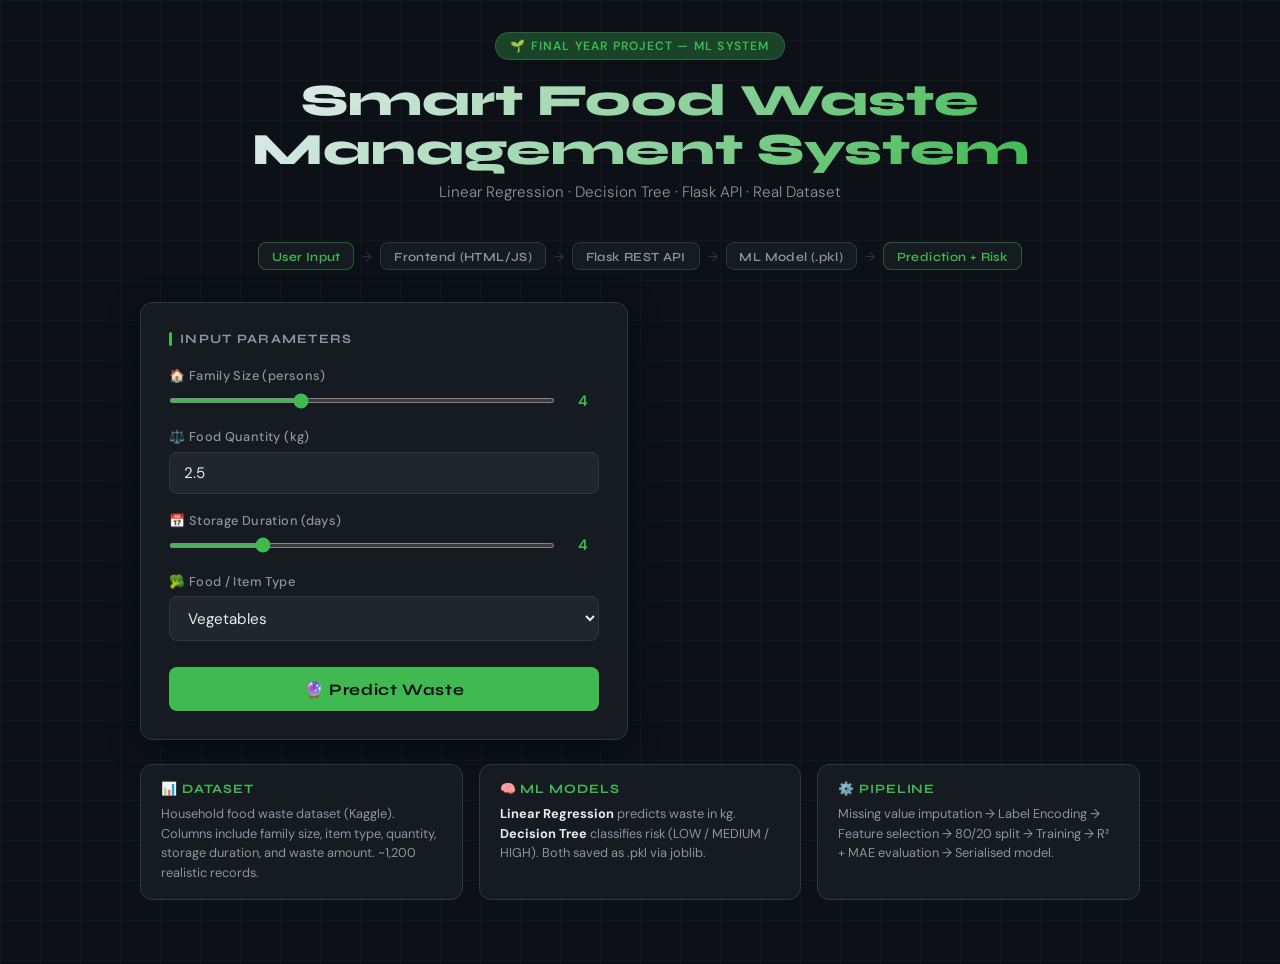
<file: Smart_kitchen_system/Smart-Food-Waste-System/frontend/index.html>
<!DOCTYPE html>
<html lang="en">
<head>
  <meta charset="UTF-8" />
  <meta name="viewport" content="width=device-width, initial-scale=1.0" />
  <title>Smart Food Waste Management System</title>
  <link href="https://fonts.googleapis.com/css2?family=Syne:wght@400;600;700;800&family=DM+Sans:ital,wght@0,300;0,400;0,500;1,300&display=swap" rel="stylesheet" />
  <style>
    /* ── Reset & Variables ─────────────────────── */
    *, *::before, *::after { box-sizing: border-box; margin: 0; padding: 0; }

    :root {
      --bg:          #0d1117;
      --surface:     #161b22;
      --surface2:    #21262d;
      --border:      #30363d;
      --accent:      #3fb950;
      --accent-dim:  #1a4329;
      --amber:       #d29922;
      --red:         #f85149;
      --text:        #e6edf3;
      --muted:       #8b949e;
      --font-head:   'Syne', sans-serif;
      --font-body:   'DM Sans', sans-serif;
      --radius:      12px;
      --shadow:      0 8px 32px rgba(0,0,0,.45);
    }

    body {
      background: var(--bg);
      color: var(--text);
      font-family: var(--font-body);
      min-height: 100vh;
      display: flex;
      flex-direction: column;
      align-items: center;
      padding: 2rem 1rem 4rem;
      /* subtle grid texture */
      background-image:
        linear-gradient(rgba(63,185,80,.04) 1px, transparent 1px),
        linear-gradient(90deg, rgba(63,185,80,.04) 1px, transparent 1px);
      background-size: 40px 40px;
    }

    /* ── Header ────────────────────────────────── */
    header {
      text-align: center;
      margin-bottom: 2.5rem;
      animation: fadeDown .6s ease both;
    }

    .badge {
      display: inline-block;
      background: var(--accent-dim);
      color: var(--accent);
      font-size: .75rem;
      font-weight: 600;
      letter-spacing: .1em;
      text-transform: uppercase;
      padding: .3rem .9rem;
      border-radius: 100px;
      border: 1px solid rgba(63,185,80,.3);
      margin-bottom: 1rem;
    }

    h1 {
      font-family: var(--font-head);
      font-size: clamp(1.8rem, 5vw, 2.8rem);
      font-weight: 800;
      line-height: 1.1;
      background: linear-gradient(135deg, #e6edf3 0%, var(--accent) 100%);
      -webkit-background-clip: text;
      -webkit-text-fill-color: transparent;
      background-clip: text;
    }

    header p {
      color: var(--muted);
      font-size: .95rem;
      margin-top: .5rem;
      font-weight: 300;
    }

    /* ── Architecture strip ─────────────────────── */
    .arch {
      display: flex;
      align-items: center;
      gap: .5rem;
      flex-wrap: wrap;
      justify-content: center;
      margin-bottom: 2rem;
      animation: fadeDown .7s .1s ease both;
    }

    .arch-node {
      background: var(--surface);
      border: 1px solid var(--border);
      border-radius: 8px;
      padding: .35rem .8rem;
      font-size: .78rem;
      color: var(--muted);
      font-family: var(--font-head);
      font-weight: 600;
      letter-spacing: .03em;
    }

    .arch-node.active { color: var(--accent); border-color: rgba(63,185,80,.4); }

    .arch-arrow { color: var(--border); font-size: .8rem; }

    /* ── Main grid ─────────────────────────────── */
    .main-grid {
      width: 100%;
      max-width: 1000px;
      display: grid;
      grid-template-columns: 1fr 1fr;
      gap: 1.5rem;
      animation: fadeUp .7s .15s ease both;
    }

    @media (max-width: 680px) {
      .main-grid { grid-template-columns: 1fr; }
    }

    /* ── Card ───────────────────────────────────── */
    .card {
      background: var(--surface);
      border: 1px solid var(--border);
      border-radius: var(--radius);
      padding: 1.75rem;
      box-shadow: var(--shadow);
    }

    .card-title {
      font-family: var(--font-head);
      font-size: .8rem;
      font-weight: 700;
      letter-spacing: .1em;
      text-transform: uppercase;
      color: var(--muted);
      margin-bottom: 1.25rem;
      display: flex;
      align-items: center;
      gap: .5rem;
    }

    .card-title::before {
      content: '';
      display: block;
      width: 3px;
      height: 14px;
      background: var(--accent);
      border-radius: 2px;
    }

    /* ── Form ───────────────────────────────────── */
    .field { margin-bottom: 1.1rem; }

    label {
      display: block;
      font-size: .8rem;
      font-weight: 500;
      color: var(--muted);
      margin-bottom: .4rem;
      letter-spacing: .03em;
    }

    input, select {
      width: 100%;
      background: var(--surface2);
      border: 1px solid var(--border);
      border-radius: 8px;
      color: var(--text);
      font-family: var(--font-body);
      font-size: .95rem;
      padding: .65rem .9rem;
      outline: none;
      transition: border-color .2s, box-shadow .2s;
    }

    input:focus, select:focus {
      border-color: var(--accent);
      box-shadow: 0 0 0 3px rgba(63,185,80,.15);
    }

    select option { background: var(--surface2); }

    /* range slider */
    .range-wrap { display: flex; align-items: center; gap: .75rem; }

    input[type="range"] {
      flex: 1;
      height: 5px;
      accent-color: var(--accent);
      padding: 0;
      cursor: pointer;
    }

    .range-val {
      min-width: 2rem;
      text-align: center;
      font-weight: 600;
      color: var(--accent);
      font-size: .95rem;
    }

    /* ── Button ─────────────────────────────────── */
    .btn-predict {
      width: 100%;
      background: var(--accent);
      color: #0d1117;
      border: none;
      border-radius: 8px;
      font-family: var(--font-head);
      font-size: 1rem;
      font-weight: 700;
      letter-spacing: .04em;
      padding: .8rem;
      cursor: pointer;
      margin-top: .5rem;
      transition: transform .15s, box-shadow .15s, filter .15s;
      position: relative;
      overflow: hidden;
    }

    .btn-predict:hover { filter: brightness(1.1); transform: translateY(-1px); box-shadow: 0 6px 20px rgba(63,185,80,.3); }
    .btn-predict:active { transform: translateY(0); }
    .btn-predict:disabled { opacity: .5; cursor: not-allowed; transform: none; }

    .btn-predict .spinner {
      display: none;
      width: 16px; height: 16px;
      border: 2px solid rgba(0,0,0,.3);
      border-top-color: #000;
      border-radius: 50%;
      animation: spin .6s linear infinite;
      margin: 0 auto;
    }

    .btn-predict.loading .btn-text { display: none; }
    .btn-predict.loading .spinner  { display: block; }

    /* ── Results card ───────────────────────────── */
    #result-card { display: none; }
    #result-card.visible { display: block; animation: fadeUp .4s ease both; }

    .waste-display {
      text-align: center;
      margin-bottom: 1.5rem;
    }

    .waste-number {
      font-family: var(--font-head);
      font-size: 3.2rem;
      font-weight: 800;
      color: var(--accent);
      line-height: 1;
    }

    .waste-unit {
      font-size: .85rem;
      color: var(--muted);
      margin-top: .2rem;
    }

    /* Risk badge */
    .risk-badge {
      display: inline-flex;
      align-items: center;
      gap: .5rem;
      padding: .4rem 1.1rem;
      border-radius: 100px;
      font-family: var(--font-head);
      font-size: .85rem;
      font-weight: 700;
      letter-spacing: .08em;
      text-transform: uppercase;
      margin-top: .75rem;
    }

    /* Progress bar */
    .progress-wrap {
      margin: 1.25rem 0;
    }

    .progress-label {
      display: flex;
      justify-content: space-between;
      font-size: .78rem;
      color: var(--muted);
      margin-bottom: .4rem;
    }

    .progress-bg {
      background: var(--surface2);
      border-radius: 100px;
      height: 10px;
      overflow: hidden;
    }

    .progress-fill {
      height: 100%;
      border-radius: 100px;
      transition: width 1s cubic-bezier(.22,.68,0,1.2);
      background: var(--accent);
    }

    /* Advice box */
    .advice-box {
      background: var(--surface2);
      border: 1px solid var(--border);
      border-radius: 8px;
      padding: .9rem 1rem;
      font-size: .875rem;
      color: var(--muted);
      line-height: 1.5;
      margin-top: 1rem;
    }

    .advice-box strong { color: var(--text); display: block; margin-bottom: .25rem; }

    /* ── Stats row ──────────────────────────────── */
    .stats-row {
      display: grid;
      grid-template-columns: 1fr 1fr;
      gap: .75rem;
      margin-top: 1rem;
    }

    .stat-box {
      background: var(--surface2);
      border: 1px solid var(--border);
      border-radius: 8px;
      padding: .7rem .9rem;
    }

    .stat-label { font-size: .7rem; color: var(--muted); text-transform: uppercase; letter-spacing: .07em; }
    .stat-value { font-family: var(--font-head); font-size: 1.1rem; font-weight: 700; color: var(--text); margin-top: .15rem; }

    /* ── ML Info card ───────────────────────────── */
    .info-card {
      width: 100%;
      max-width: 1000px;
      margin-top: 1.5rem;
      animation: fadeUp .7s .25s ease both;
    }

    .info-grid {
      display: grid;
      grid-template-columns: repeat(3, 1fr);
      gap: 1rem;
    }

    @media (max-width: 600px) { .info-grid { grid-template-columns: 1fr; } }

    .info-box {
      background: var(--surface);
      border: 1px solid var(--border);
      border-radius: var(--radius);
      padding: 1rem 1.25rem;
    }

    .info-box h4 {
      font-family: var(--font-head);
      font-size: .8rem;
      font-weight: 700;
      color: var(--accent);
      text-transform: uppercase;
      letter-spacing: .07em;
      margin-bottom: .4rem;
    }

    .info-box p {
      font-size: .8rem;
      color: var(--muted);
      line-height: 1.55;
    }

    /* ── Error ──────────────────────────────────── */
    .error-msg {
      background: rgba(248,81,73,.1);
      border: 1px solid rgba(248,81,73,.3);
      color: var(--red);
      border-radius: 8px;
      padding: .7rem 1rem;
      font-size: .85rem;
      margin-top: .75rem;
      display: none;
    }

    .error-msg.visible { display: block; animation: fadeUp .3s ease; }

    /* ── Animations ─────────────────────────────── */
    @keyframes fadeDown { from { opacity:0; transform:translateY(-16px); } to { opacity:1; transform:none; } }
    @keyframes fadeUp   { from { opacity:0; transform:translateY(16px);  } to { opacity:1; transform:none; } }
    @keyframes spin     { to { transform: rotate(360deg); } }
  </style>
</head>
<body>

<!-- ── Header ─────────────────────────────────── -->
<header>
  <div class="badge">🌱 Final Year Project — ML System</div>
  <h1>Smart Food Waste<br>Management System</h1>
  <p>Linear Regression · Decision Tree · Flask API · Real Dataset</p>
</header>

<!-- ── Architecture Strip ─────────────────────── -->
<div class="arch">
  <div class="arch-node active">User Input</div>
  <div class="arch-arrow">→</div>
  <div class="arch-node">Frontend (HTML/JS)</div>
  <div class="arch-arrow">→</div>
  <div class="arch-node">Flask REST API</div>
  <div class="arch-arrow">→</div>
  <div class="arch-node">ML Model (.pkl)</div>
  <div class="arch-arrow">→</div>
  <div class="arch-node active">Prediction + Risk</div>
</div>

<!-- ── Main Grid ───────────────────────────────── -->
<div class="main-grid">

  <!-- Input Card -->
  <div class="card">
    <div class="card-title">Input Parameters</div>

    <div class="field">
      <label>🏠 Family Size (persons)</label>
      <div class="range-wrap">
        <input type="range" id="family_size" min="1" max="10" value="4"
               oninput="document.getElementById('fs_val').textContent=this.value" />
        <span class="range-val" id="fs_val">4</span>
      </div>
    </div>

    <div class="field">
      <label>⚖️ Food Quantity (kg)</label>
      <input type="number" id="food_quantity" min="0.1" max="50" step="0.1"
             value="2.5" placeholder="e.g. 2.5" />
    </div>

    <div class="field">
      <label>📅 Storage Duration (days)</label>
      <div class="range-wrap">
        <input type="range" id="storage_days" min="1" max="14" value="4"
               oninput="document.getElementById('sd_val').textContent=this.value" />
        <span class="range-val" id="sd_val">4</span>
      </div>
    </div>

    <div class="field">
      <label>🥦 Food / Item Type</label>
      <select id="item_type">
        <!-- Populated dynamically from /api/food-items -->
        <option value="">Loading…</option>
      </select>
    </div>

    <button class="btn-predict" id="predict-btn" onclick="predict()">
      <span class="btn-text">🔮 Predict Waste</span>
      <span class="spinner"></span>
    </button>

    <div class="error-msg" id="error-msg"></div>
  </div>

  <!-- Result Card -->
  <div class="card" id="result-card">
    <div class="card-title">Prediction Result</div>

    <div class="waste-display">
      <div class="waste-number" id="waste-val">—</div>
      <div class="waste-unit">kilograms of predicted waste</div>
      <div id="risk-badge"></div>
    </div>

    <div class="progress-wrap">
      <div class="progress-label">
        <span>Waste Percentage</span>
        <span id="pct-label">0%</span>
      </div>
      <div class="progress-bg">
        <div class="progress-fill" id="progress-fill" style="width:0%"></div>
      </div>
    </div>

    <div class="stats-row">
      <div class="stat-box">
        <div class="stat-label">Total Quantity</div>
        <div class="stat-value" id="stat-qty">—</div>
      </div>
      <div class="stat-box">
        <div class="stat-label">Wasted</div>
        <div class="stat-value" id="stat-waste">—</div>
      </div>
      <div class="stat-box">
        <div class="stat-label">Salvageable</div>
        <div class="stat-value" id="stat-save">—</div>
      </div>
      <div class="stat-box">
        <div class="stat-label">Risk Level</div>
        <div class="stat-value" id="stat-risk">—</div>
      </div>
    </div>

    <div class="advice-box">
      <strong id="advice-title">💡 Advice</strong>
      <span id="advice-text">—</span>
    </div>

    <div class="advice-box" style="margin-top:.6rem;">
      <strong id="tip-title">🗂️ Storage Tip</strong>
      <span id="tip-text">—</span>
    </div>
  </div>

</div>

<!-- ── ML Info Row ────────────────────────────── -->
<div class="info-card">
  <div class="info-grid">
    <div class="info-box">
      <h4>📊 Dataset</h4>
      <p>Household food waste dataset (Kaggle). Columns include family size, item type, quantity, storage duration, and waste amount. ~1,200 realistic records.</p>
    </div>
    <div class="info-box">
      <h4>🧠 ML Models</h4>
      <p><b style="color:var(--text)">Linear Regression</b> predicts waste in kg. <b style="color:var(--text)">Decision Tree</b> classifies risk (LOW / MEDIUM / HIGH). Both saved as .pkl via joblib.</p>
    </div>
    <div class="info-box">
      <h4>⚙️ Pipeline</h4>
      <p>Missing value imputation → Label Encoding → Feature selection → 80/20 split → Training → R² + MAE evaluation → Serialised model.</p>
    </div>
  </div>
</div>

<!-- ── Script ─────────────────────────────────── -->
<script>
  const API = "http://127.0.0.1:5000/api";

  // ── Load food items on page load ──────────────
  async function loadFoodItems() {
    try {
      const res  = await fetch(`${API}/food-items`);
      const data = await res.json();
      const sel  = document.getElementById("item_type");
      sel.innerHTML = data.items
        .map(i => `<option value="${i}">${i}</option>`)
        .join("");
    } catch {
      // Fallback list if API not running
      const fallback = ["Vegetables","Fruits","Rice","Bread","Dairy","Meat","Snacks","Cooked Food"];
      const sel = document.getElementById("item_type");
      sel.innerHTML = fallback.map(i => `<option value="${i}">${i}</option>`).join("");
    }
  }

  loadFoodItems();

  // ── Predict ────────────────────────────────────
  async function predict() {
    const btn      = document.getElementById("predict-btn");
    const errorDiv = document.getElementById("error-msg");
    errorDiv.classList.remove("visible");

    // Gather inputs
    const payload = {
      family_size:   parseInt(document.getElementById("family_size").value),
      food_quantity: parseFloat(document.getElementById("food_quantity").value),
      storage_days:  parseInt(document.getElementById("storage_days").value),
      item_type:     document.getElementById("item_type").value,
    };

    // Validate
    if (!payload.food_quantity || payload.food_quantity <= 0) {
      showError("Please enter a valid food quantity (> 0 kg).");
      return;
    }

    // Loading state
    btn.classList.add("loading");
    btn.disabled = true;

    try {
      const res  = await fetch(`${API}/predict`, {
        method:  "POST",
        headers: { "Content-Type": "application/json" },
        body:    JSON.stringify(payload),
      });

      const data = await res.json();
      if (!res.ok) throw new Error(data.error || "Prediction failed.");

      renderResult(data);
    } catch (err) {
      showError(`${err.message}. Make sure the Flask server is running.`);
    } finally {
      btn.classList.remove("loading");
      btn.disabled = false;
    }
  }

  // ── Render result ──────────────────────────────
  function renderResult(d) {
    const card = document.getElementById("result-card");
    card.classList.remove("visible");

    // Numbers
    document.getElementById("waste-val").textContent   = d.predicted_waste_kg.toFixed(3) + " kg";
    document.getElementById("stat-qty").textContent    = d.food_quantity_kg + " kg";
    document.getElementById("stat-waste").textContent  = d.predicted_waste_kg.toFixed(3) + " kg";
    document.getElementById("stat-save").textContent   = (d.food_quantity_kg - d.predicted_waste_kg).toFixed(3) + " kg";
    document.getElementById("stat-risk").textContent   = d.risk_emoji + " " + d.risk_level;

    // Risk badge
    const badge = document.getElementById("risk-badge");
    badge.innerHTML = `
      <span class="risk-badge" style="background:${d.risk_color}22;color:${d.risk_color};border:1px solid ${d.risk_color}55;">
        ${d.risk_emoji} ${d.risk_level} RISK
      </span>`;

    // Progress bar
    const pct = Math.min(d.waste_percentage, 100);
    document.getElementById("pct-label").textContent = pct.toFixed(1) + "%";
    const fill = document.getElementById("progress-fill");
    fill.style.width   = "0%";
    fill.style.background = d.risk_color;
    setTimeout(() => { fill.style.width = pct + "%"; }, 50);

    // Waste number colour
    document.getElementById("waste-val").style.color = d.risk_color;

    // Advice & tip
    document.getElementById("advice-text").textContent = d.advice;
    document.getElementById("tip-text").textContent    = d.tip;

    // Show card
    void card.offsetWidth; // reflow
    card.classList.add("visible");
  }

  // ── Error helper ───────────────────────────────
  function showError(msg) {
    const el = document.getElementById("error-msg");
    el.textContent = "⚠️ " + msg;
    el.classList.add("visible");
  }

  // Enter key trigger
  document.addEventListener("keydown", e => {
    if (e.key === "Enter") predict();
  });
</script>

</body>
</html>
</file>
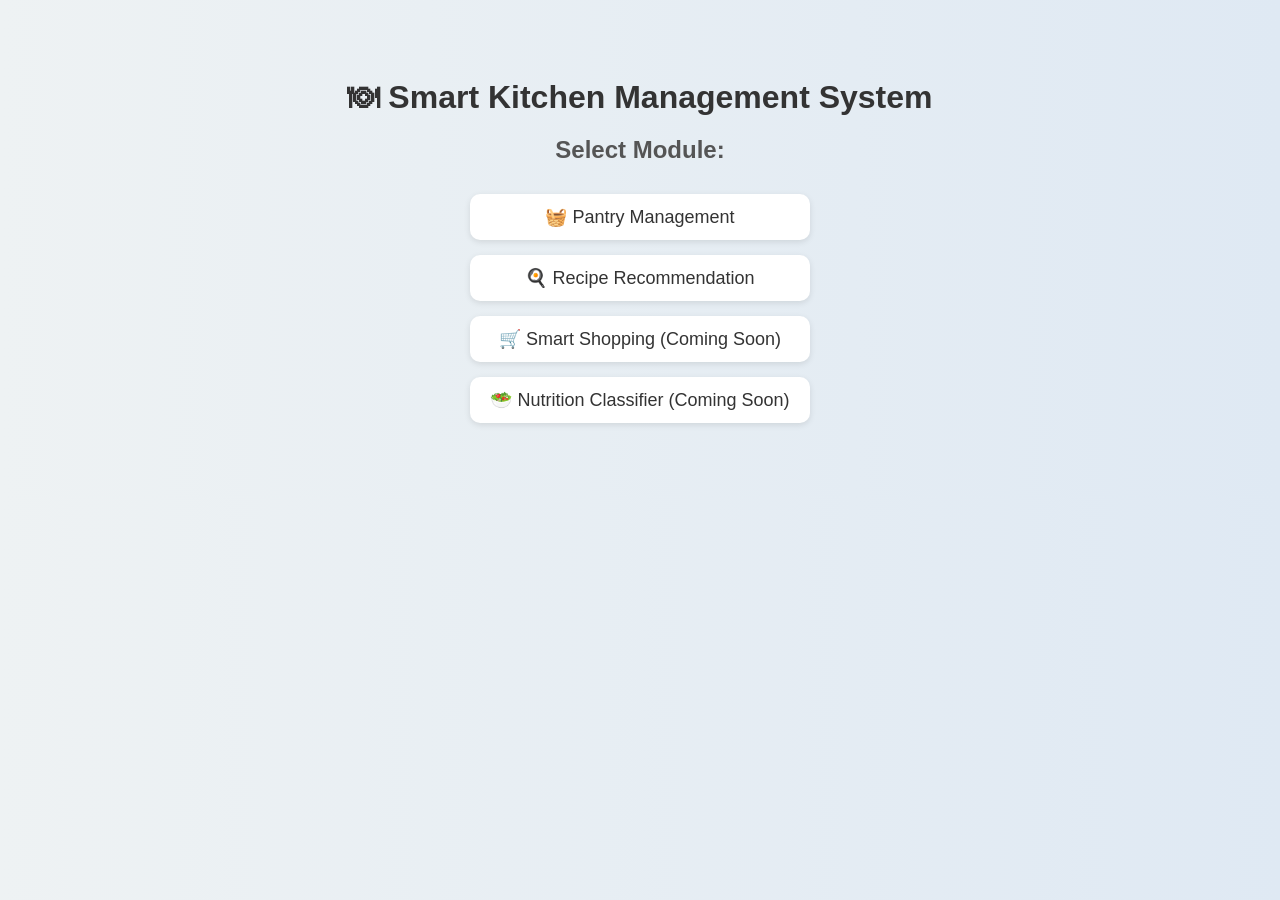
<file: Smart_kitchen_system/Smart-Food-Waste-System/templates/index.html>
<!DOCTYPE html>
<html>
<head>
    <title>Smart Kitchen System</title>

    <style>
        body {
            font-family: Arial, sans-serif;
            background: linear-gradient(to right, #eef2f3, #dfe9f3);
            text-align: center;
            padding: 50px;
        }

        h1 {
            color: #333;
            margin-bottom: 10px;
        }

        h2 {
            color: #555;
            margin-bottom: 30px;
        }

        ul {
            list-style-type: none;
            padding: 0;
        }

        li {
            margin: 15px 0;
        }

        a {
            text-decoration: none;
            font-size: 18px;
            background-color: white;
            padding: 12px 20px;
            border-radius: 10px;
            color: #333;
            display: inline-block;
            width: 300px;
            box-shadow: 0 2px 6px rgba(0,0,0,0.1);
            transition: 0.3s;
        }

        a:hover {
            background-color: #4CAF50;
            color: white;
            transform: scale(1.05);
        }
    </style>

</head>
<body>

    <h1>🍽 Smart Kitchen Management System</h1>

    <h2>Select Module:</h2>

    <ul>
        <li><a href="/pantry">🧺 Pantry Management</a></li>
        <li><a href="/recipes">🍳 Recipe Recommendation</a></li>
        <li><a href="/shopping">🛒 Smart Shopping (Coming Soon)</a></li>
        <li><a href="/nutrition">🥗 Nutrition Classifier (Coming Soon)</a></li>
    </ul>

</body>
</html>
</file>
